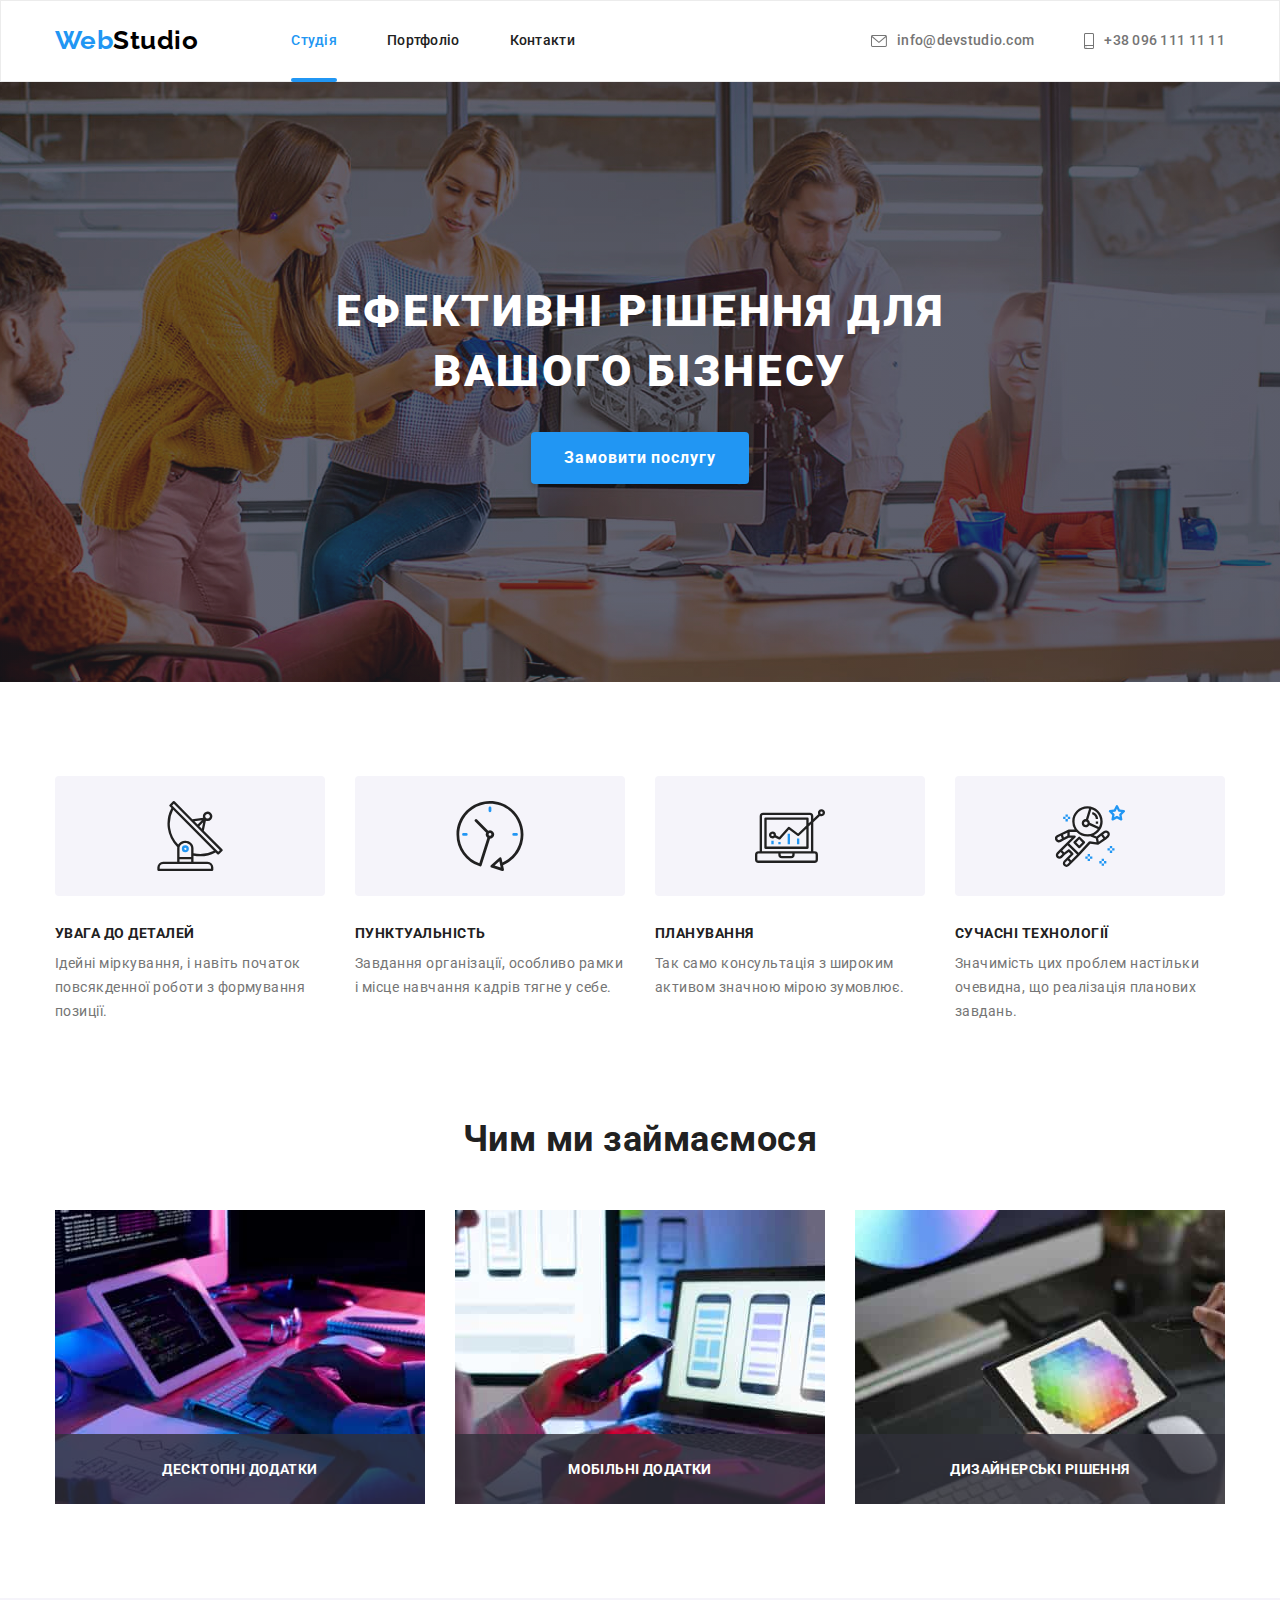
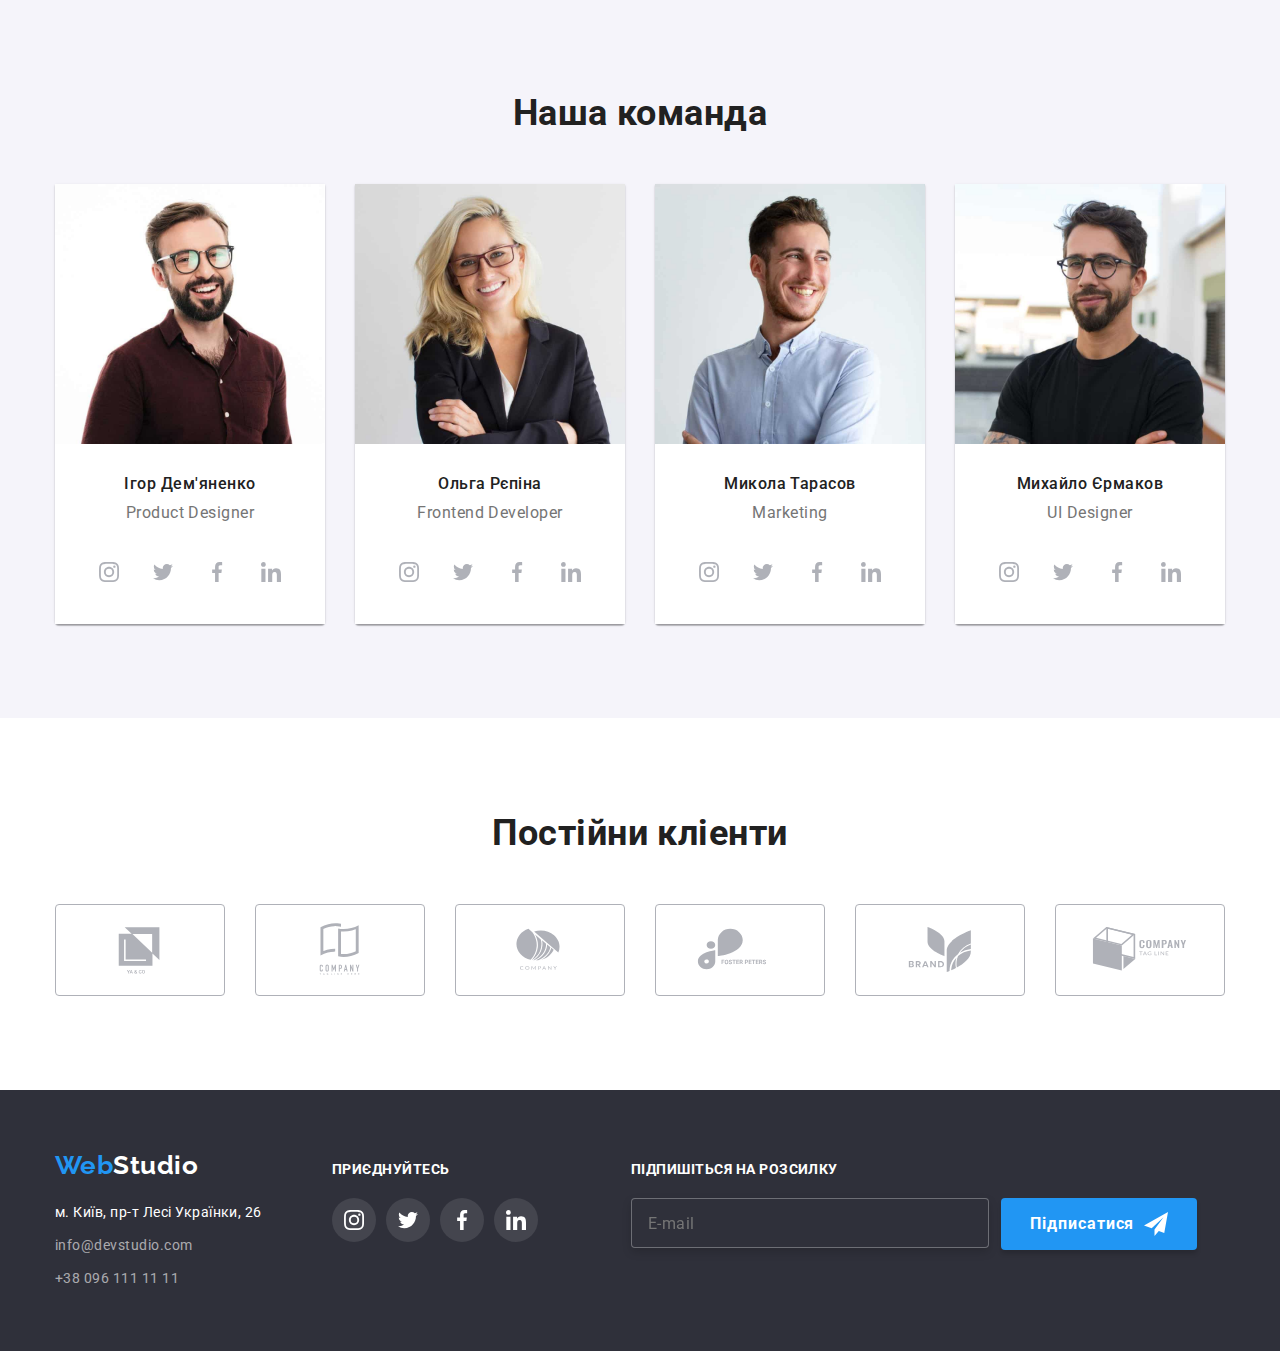
<file: index.html>
<!DOCTYPE html>
<html lang="uk">
  <head>
    <meta charset="UTF-8" />
    <meta http-equiv="X-UA-Compatible" content="IE=edge" />
    <meta name="viewport" content="width=device-width, initial-scale=1.0" />
    <title>Document</title>
    <link
      href="https://fonts.googleapis.com/css2?family=Raleway:ital,wght@0,700;1,700&family=Roboto:ital,wght@0,400;0,500;0,700;0,900;1,400;1,500;1,700;1,900&display=swap"
      rel="stylesheet"
    />
    <link
      rel="stylesheet"
      href="https://cdnjs.cloudflare.com/ajax/libs/modern-normalize/1.1.0/modern-normalize.min.css"
    />
    <link rel="stylesheet" href="./css/main.min.css" />
    <!-- <link rel="stylesheet" href="./css/styles.css" /> -->
  </head>
  <body class="page">
    <!--Шапка-->
    <header class="page-header"
      ><div class="page-header__container container">
        <nav class="navigation">
          <a class="logo page-header__logo link" href="./index.html"
            >Web<span class="logo__span--dark">Studio</span></a
          >
          <ul class="navigation__list list">
            <li class="navigation__item"
              ><a class="navigation__link navigation__link--current link" href="./index.html"
                >Студія</a
              ></li
            >
            <li class="navigation__item"
              ><a class="navigation__link link" href="./portfolio.html"> Портфоліо</a></li
            >
            <li class="navigation__item"
              ><a class="navigation__link link" href="#contacts">Контакти</a></li
            >
          </ul>
        </nav>
        <ul class="contact__list list">
          <li class="contact__item"
            ><a class="contact__link link" href="mailto:info@devstudio.com">
              <svg class="contact__icon" width="16" height="12">
                <use href="./images/icons.svg#envelope"></use>
              </svg>
              info@devstudio.com</a
            ></li
          >
          <li class="contact__item"
            ><a class="contact__link link" href="tel:+380961111111">
              <svg class="contact__icon" width="10" height="16">
                <use href="./images/icons.svg#smartphone"></use>
              </svg>
              +38 096 111 11 11</a
            ></li
          >
        </ul></div
      >
    </header>
    <!--Основна інформація-->
    <main>
      <!--Hero section-->
      <section class="hero"
        ><div class="container">
          <h1 class="hero__title">Ефективні рішення для вашого бізнесу</h1>
          <button class="btn hero__btn" type="button" data-modal-open>Замовити послугу</button></div
        >
      </section>
      <section class="benefits"
        ><div class="container">
          <!--Our benefits-->
          <h2 class="visually-hidden">Наші особливості</h2>
          <ul class="benefits__list list">
            <li class="benefits__item">
              <div class="benefits__box">
                <svg class="benefits__img">
                  <use href="./images/icons.svg#antenna"></use>
                </svg>
              </div>
              <h3 class="benefits__title">УВАГА ДО ДЕТАЛЕЙ</h3>
              <p class="benefits__desc"
                >Ідейні міркування, і навіть початок повсякденної роботи з формування позиції.</p
              >
            </li>
            <li class="benefits__item"
              ><div class="benefits__box">
                <svg class="benefits__img">
                  <use href="./images/icons.svg#clock"></use>
                </svg>
              </div>
              <h3 class="benefits__title">ПУНКТУАЛЬНІСТЬ</h3>
              <p class="benefits__desc"
                >Завдання організації, особливо рамки і місце навчання кадрів тягне у себе.</p
              >
            </li>
            <li class="benefits__item">
              <div class="benefits__box">
                <svg class="benefits__img">
                  <use href="./images/icons.svg#diagram"></use>
                </svg>
              </div>
              <h3 class="benefits__title">ПЛАНУВАННЯ</h3>
              <p class="benefits__desc"
                >Так само консультація з широким активом значною мірою зумовлює.</p
              >
            </li>
            <li class="benefits__item"
              ><div class="benefits__box">
                <svg class="benefits__img">
                  <use href="./images/icons.svg#astronaut"></use>
                </svg>
              </div>
              <h3 class="benefits__title">СУЧАСНІ ТЕХНОЛОГІЇ</h3>
              <p class="benefits__desc"
                >Значимість цих проблем настільки очевидна, що реалізація планових завдань.</p
              >
            </li>
          </ul></div
        >
      </section>
      <!-- Чим ми займаємося -->
      <section class="work"
        ><div class="container">
          <h2 class="work__title">Чим ми займаємося</h2>
          <ul class="work__list list">
            <li class="work__item"
              ><img
                class="work__img"
                src="./images/img1.jpg"
                alt="Программують за допомогю планшета та компьютера"
                width="370"
                height="294"
              />
              <p class="work__desc">Десктопні додатки</p></li
            >
            <li class="work__item"
              ><img
                class="work__img"
                src="./images/img2.jpg"
                alt="Ноутбук з мобильною версією сайту, у руках телефон"
                width="370"
                height="294"
              /><p class="work__desc">Мобільні додатки</p></li
            >
            <li class="work__item"
              ><img
                class="work__img"
                src="./images/img3.jpg"
                alt="Планшет у руках, на якому кольорова палітра"
                width="370"
                height="294"
              /><p class="work__desc">Дизайнерські рішення</p></li
            ></ul
          ></div
        >
      </section>
      <!-- Наша комманда -->
      <section class="team"
        ><div class="container">
          <h2 class="team__title">Наша команда</h2>
          <ul class="team__list list">
            <li class="team__item"
              ><img
                class="team__img"
                src="./images/images-kommanda/img1.jpg"
                alt="Ігор Дем'яненко"
                width="270"
                height="260" /><div class="team__box"
                ><h3 class="team__name">Ігор Дем'яненко</h3
                ><p class="team__desc" lang="en">Product Designer</p>
                <ul class="socials__list">
                  <li class="socials__item">
                    <a
                      class="socials__link"
                      href="https://www.instagram.com/"
                      target="_blank"
                      rel="noopener noreferrer"
                      aria-label="Instagram"
                    >
                      <svg class="socials__icon">
                        <use href="./images/icons.svg#instagram"></use>
                      </svg> </a
                  ></li>
                  <li class="socials__item">
                    <a
                      class="socials__link"
                      href="https://twitter.com/"
                      target="_blank"
                      rel="noopener noreferrer"
                      aria-label="Twitter"
                      ><svg class="socials__icon">
                        <use href="./images/icons.svg#twitter"></use></svg></a
                  ></li>
                  <li class="socials__item">
                    <a
                      class="socials__link"
                      href="https://www.facebook.com/"
                      target="_blank"
                      rel="noopener noreferrer"
                      aria-label="Facebook"
                      ><svg class="socials__icon">
                        <use href="./images/icons.svg#facebook"></use></svg></a
                  ></li>
                  <li class="socials__item">
                    <a
                      class="socials__link"
                      href="https://www.linkedin.com"
                      target="_blank"
                      rel="noopener noreferrer"
                      aria-label="LinkedIn"
                      ><svg class="socials__icon">
                        <use href="./images/icons.svg#linkedin"></use></svg></a
                  ></li> </ul></div
            ></li>
            <li class="team__item"
              ><img
                class="team__img"
                src="./images/images-kommanda/img2.jpg"
                alt="Ольга Рєпіна"
                width="270"
                height="260" /><div class="team__box"
                ><h3 class="team__name">Ольга Рєпіна</h3
                ><p class="team__desc" lang="en">Frontend Developer</p
                ><ul class="socials__list">
                  <li class="socials__item">
                    <a
                      class="socials__link"
                      href="https://www.instagram.com/"
                      target="_blank"
                      rel="noopener noreferrer"
                      aria-label="Instagram"
                    >
                      <svg class="socials__icon">
                        <use href="./images/icons.svg#instagram"></use>
                      </svg> </a
                  ></li>
                  <li class="socials__item">
                    <a
                      class="socials__link"
                      href="https://twitter.com/"
                      target="_blank"
                      rel="noopener noreferrer"
                      aria-label="Twitter"
                      ><svg class="socials__icon">
                        <use href="./images/icons.svg#twitter"></use></svg></a
                  ></li>
                  <li class="socials__item">
                    <a
                      class="socials__link"
                      href="https://www.facebook.com/"
                      target="_blank"
                      rel="noopener noreferrer"
                      aria-label="Facebook"
                      ><svg class="socials__icon">
                        <use href="./images/icons.svg#facebook"></use></svg></a
                  ></li>
                  <li class="socials__item">
                    <a
                      class="socials__link"
                      href="https://www.linkedin.com"
                      target="_blank"
                      rel="noopener noreferrer"
                      aria-label="LinkedIn"
                      ><svg class="socials__icon">
                        <use href="./images/icons.svg#linkedin"></use></svg></a
                  ></li> </ul></div
            ></li>
            <li class="team__item"
              ><img
                class="team__img"
                src="./images/images-kommanda/img3.jpg"
                alt="Микола Тарасов"
                width="270"
                height="260" /><div class="team__box"
                ><h3 class="team__name">Микола Тарасов</h3
                ><p class="team__desc" lang="en">Marketing</p
                ><ul class="socials__list">
                  <li class="socials__item">
                    <a
                      class="socials__link"
                      href="https://www.instagram.com/"
                      target="_blank"
                      rel="noopener noreferrer"
                      aria-label="Instagram"
                    >
                      <svg class="socials__icon">
                        <use href="./images/icons.svg#instagram"></use>
                      </svg> </a
                  ></li>
                  <li class="socials__item">
                    <a
                      class="socials__link"
                      href="https://twitter.com/"
                      target="_blank"
                      rel="noopener noreferrer"
                      aria-label="Twitter"
                      ><svg class="socials__icon">
                        <use href="./images/icons.svg#twitter"></use></svg></a
                  ></li>
                  <li class="socials__item">
                    <a
                      class="socials__link"
                      href="https://www.facebook.com/"
                      target="_blank"
                      rel="noopener noreferrer"
                      aria-label="Facebook"
                      ><svg class="socials__icon">
                        <use href="./images/icons.svg#facebook"></use></svg></a
                  ></li>
                  <li class="socials__item">
                    <a
                      class="socials__link"
                      href="https://www.linkedin.com"
                      target="_blank"
                      rel="noopener noreferrer"
                      aria-label="LinkedIn"
                      ><svg class="socials__icon">
                        <use href="./images/icons.svg#linkedin"></use></svg></a
                  ></li> </ul></div
            ></li>
            <li class="team__item"
              ><img
                class="team__img"
                src="./images/images-kommanda/img4.jpg"
                alt="Михайло Єрмаков"
                width="270"
                height="260" /><div class="team__box"
                ><h3 class="team__name">Михайло Єрмаков</h3
                ><p class="team__desc" lang="en">UI Designer</p
                ><ul class="socials__list">
                  <li class="socials__item">
                    <a
                      class="socials__link"
                      href="https://www.instagram.com/"
                      target="_blank"
                      rel="noopener noreferrer"
                      aria-label="Instagram"
                    >
                      <svg class="socials__icon">
                        <use href="./images/icons.svg#instagram"></use>
                      </svg> </a
                  ></li>
                  <li class="socials__item">
                    <a
                      class="socials__link"
                      href="https://twitter.com/"
                      target="_blank"
                      rel="noopener noreferrer"
                      aria-label="Twitter"
                      ><svg class="socials__icon">
                        <use href="./images/icons.svg#twitter"></use></svg></a
                  ></li>
                  <li class="socials__item">
                    <a
                      class="socials__link"
                      href="https://www.facebook.com/"
                      target="_blank"
                      rel="noopener noreferrer"
                      aria-label="Facebook"
                      ><svg class="socials__icon">
                        <use href="./images/icons.svg#facebook"></use></svg></a
                  ></li>
                  <li class="socials__item">
                    <a
                      class="socials__link"
                      href="https://www.linkedin.com"
                      target="_blank"
                      rel="noopener noreferrer"
                      aria-label="LinkedIn"
                      ><svg class="socials__icon">
                        <use href="./images/icons.svg#linkedin"></use></svg></a
                  ></li> </ul></div
            ></li> </ul
        ></div>
      </section>
      <!-- Clients -->
      <section class="clients"
        ><div class="container">
          <h2 class="clients__title">Постійни кліенти</h2>
          <ul class="clients__list">
            <li class="clients__item"
              ><a
                class="clients__link"
                href=""
                target="_blank"
                rel="noopener noreferrer"
                aria-label=""
                ><svg class="clients__icon">
                  <use href="./images/icons.svg#Logo1"></use></svg></a
            ></li>
            <li class="clients__item"
              ><a
                class="clients__link"
                href=""
                target="_blank"
                rel="noopener noreferrer"
                aria-label=""
                ><svg class="clients__icon">
                  <use href="./images/icons.svg#Logo2"></use></svg></a
            ></li>
            <li class="clients__item"
              ><a
                class="clients__link"
                href=""
                target="_blank"
                rel="noopener noreferrer"
                aria-label=""
                ><svg class="clients__icon">
                  <use href="./images/icons.svg#Logo3"></use></svg></a
            ></li>
            <li class="clients__item"
              ><a
                class="clients__link"
                href=""
                target="_blank"
                rel="noopener noreferrer"
                aria-label=""
                ><svg class="clients__icon">
                  <use href="./images/icons.svg#Logo4"></use></svg></a
            ></li>
            <li class="clients__item"
              ><a
                class="clients__link"
                href=""
                target="_blank"
                rel="noopener noreferrer"
                aria-label=""
                ><svg class="clients__icon">
                  <use href="./images/icons.svg#Logo5"></use></svg></a
            ></li>
            <li class="clients__item"
              ><a
                class="clients__link"
                href=""
                target="_blank"
                rel="noopener noreferrer"
                aria-label=""
                ><svg class="clients__icon">
                  <use href="./images/icons.svg#Logo6"></use></svg></a></li></ul></div
      ></section>
    </main>
    <!--footer-->
    <footer class="footer">
      <div class="container footer__container">
        <div class="footer__box"
          ><a class="logo footer__logo link" href="./index.html"
            >Web<span class="logo__span--white">Studio</span></a
          >
          <address class="adress" id="contacts">
            <ul class="adress__list"
              ><li class="adress__item">
                <a
                  class="adress__link link"
                  href="https://goo.gl/maps/P9MRE7Qx5uQHdHFFA"
                  target="_blank"
                  rel="noopener noreferrer"
                  >м. Київ, пр-т Лесі Українки, 26</a
                ></li
              >
              <li class="adress__item"
                ><a class="adress__link adress__link--contact link" href="mailto:info@devstudio.com"
                  >info@devstudio.com</a
                ></li
              >
              <li class="adress__item"
                ><a class="adress__link adress__link--contact link" href="tel:+380961111111"
                  >+38 096 111 11 11</a
                ></li
              >
            </ul>
          </address>
        </div>
        <div class="footer__box">
          <h3 class="footer__title">Приєднуйтесь</h3>
          <ul class="socials__list">
            <li class="socials__item">
              <a
                class="socials__link footer__socials__link"
                href="https://www.instagram.com/"
                target="_blank"
                rel="noopener noreferrer"
                aria-label="Instagram"
              >
                <svg class="socials__icon socials__icon--dark">
                  <use href="./images/icons.svg#instagram"></use>
                </svg> </a
            ></li>
            <li class="socials__item">
              <a
                class="socials__link footer__socials__link"
                href="https://twitter.com/"
                target="_blank"
                rel="noopener noreferrer"
                aria-label="Twitter"
                ><svg class="socials__icon socials__icon--dark">
                  <use href="./images/icons.svg#twitter"></use></svg></a
            ></li>
            <li class="socials__item">
              <a
                class="socials__link footer__socials__link"
                href="https://www.facebook.com/"
                target="_blank"
                rel="noopener noreferrer"
                aria-label="Facebook"
                ><svg class="socials__icon socials__icon--dark">
                  <use href="./images/icons.svg#facebook"></use></svg></a
            ></li>
            <li class="socials__item">
              <a
                class="socials__link footer__socials__link"
                href="https://www.linkedin.com"
                target="_blank"
                rel="noopener noreferrer"
                aria-label="LinkedIn"
                ><svg class="socials__icon socials__icon--dark">
                  <use href="./images/icons.svg#linkedin"></use></svg></a
            ></li>
          </ul>
        </div>
        <form class="subscribe-form">
          <h3 class="footer__title">Підпишіться на розсилку</h3>
          <div class="subscribe-form__group">
            <label class="subscribe-form__label">
              <input
                class="subscribe-form__input"
                type="email"
                name="subscribe"
                placeholder="E-mail"
            /></label>
            <button class="subscribe-form__btn btn" type="submit"
              >Підписатися
              <svg class="subscribe-form__icon" width="24" height="24">
                <use href="./images/icons.svg#subscribe-icon"></use>
              </svg>
            </button>
          </div>
        </form>
      </div>
    </footer>
    <div class="backdrop is-hidden" data-modal>
      <div class="modal">
        <button class="close-btn" type="button" data-modal-close>
          <svg class="close-btn__icon">
            <use href="./images/icons.svg#close-icon"></use>
          </svg>
        </button>
        <form class="callback-form">
          <strong class="callback-form__title">Залиште свої дані, ми вам передзвонимо</strong>
          <div class="callback-form__group" role="group">
            <label class="callback-form__field">
              <input
                class="callback-form__input"
                type="text"
                name="Name"
                required
                minlength="3"
                placeholder=" "
              />
              <svg class="callback-form__icon" width="18" height="18">
                <use href="./images/icons.svg#name-icon"></use></svg
              ><span class="callback-form__label">Ім'я</span>
            </label>
            <label class="callback-form__field">
              <input
                class="callback-form__input"
                type="tel"
                name="tel"
                required
                minlength="12"
                maxlength="12"
                placeholder=" "
              />
              <svg class="callback-form__icon" width="18" height="18">
                <use href="./images/icons.svg#phone-icon"></use></svg
              ><span class="callback-form__label">Телефон</span>
            </label>
            <label class="callback-form__field">
              <input
                class="callback-form__input"
                type="email"
                name="emeil"
                required
                minlength="3"
                placeholder=" "
              />
              <svg class="callback-form__icon" width="18" height="18">
                <use href="./images/icons.svg#email-icon"></use></svg
              ><span class="callback-form__label">Пошта</span>
            </label>
            <label class="callback-form__field">
              <textarea
                class="callback-form__massage"
                name="comment"
                required
                minlength="3"
                placeholder="Введіть коментар"
              ></textarea>
              <!-- <span class="callback-comment">Коментар</span> -->
            </label></div
          >
          <label class="agreement">
            <input
              class="agreement__checkbox visually-hidden"
              type="checkbox"
              name="agreement-checkbox"
              required
            />
            <svg class="agreement__checkbox-icons" width="16" height="15">
              <use class="agreement__icon-checked" href="./images/icons.svg#checked-icon"></use>
              <use class="agreement__icon-unchecked" href="./images/icons.svg#unchecked-icon"></use>
            </svg>
            <span class="agreement__desc">
              Погоджуюся з розсилкою та приймаю
              <a class="agreement__link" href="" target="_blank">Умови договору</a>
            </span>
          </label>
          <button class="callback-form__btn btn" type="submit">Відправити</button>
        </form>
      </div>
    </div>
    <script src="./js/modal.js"></script>
  </body>
</html>
</file>
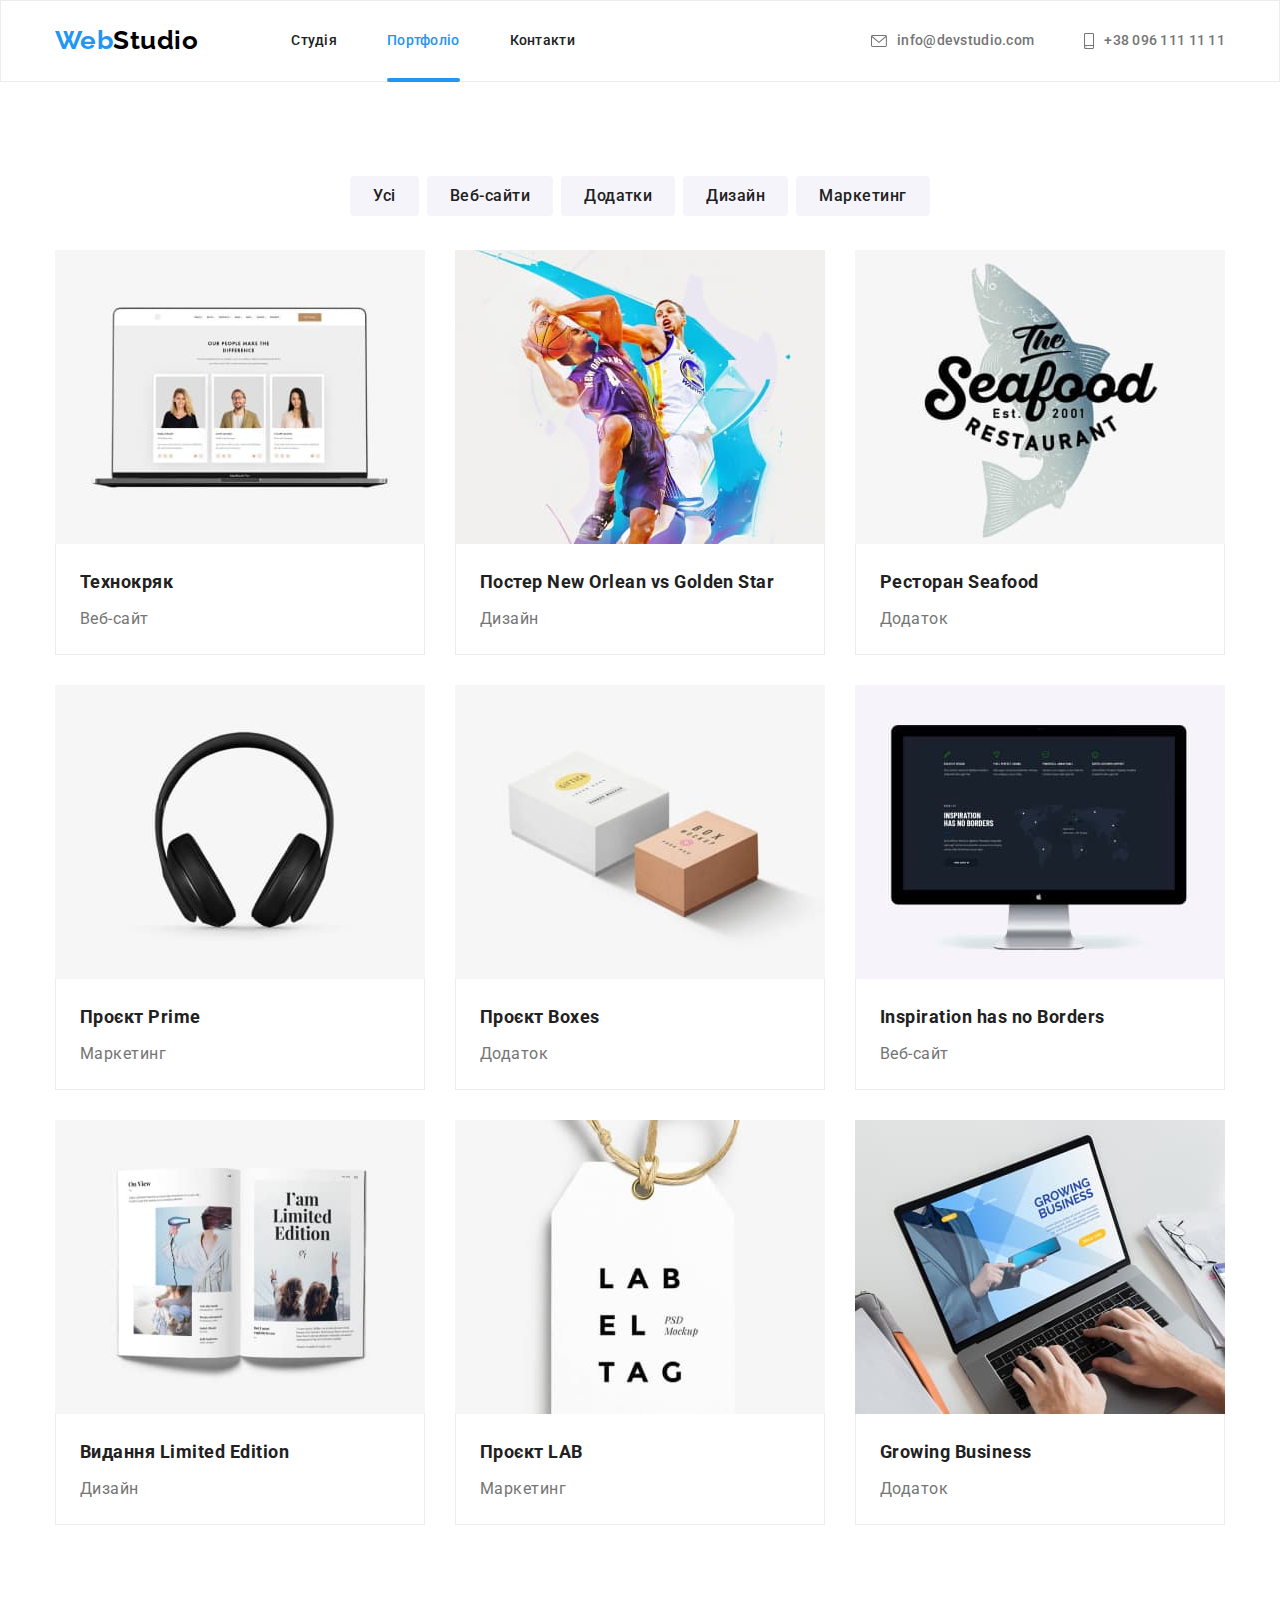
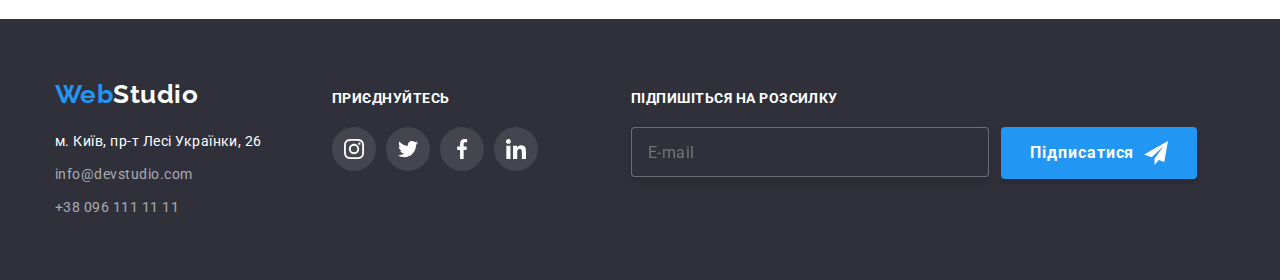
<file: portfolio.html>
<!DOCTYPE html>
<html lang="uk">
  <head>
    <meta charset="UTF-8" />
    <meta http-equiv="X-UA-Compatible" content="IE=edge" />
    <meta name="viewport" content="width=device-width, initial-scale=1.0" />
    <title>Document</title>
    <link
      href="https://fonts.googleapis.com/css2?family=Raleway:ital,wght@0,700;1,700&family=Roboto:ital,wght@0,400;0,500;0,700;0,900;1,400;1,500;1,700;1,900&display=swap"
      rel="stylesheet"
    />
    <link
      rel="stylesheet"
      href="https://cdnjs.cloudflare.com/ajax/libs/modern-normalize/1.1.0/modern-normalize.min.css"
    />
    <link rel="stylesheet" href="./css/main.min.css" />
    <!-- <link rel="stylesheet" href="./css/styles.css" /> -->
  </head>
  <body>
    <!--Шапка-->
    <header class="page-header"
      ><div class="container page-header__container">
        <nav class="navigation">
          <a class="logo page-header__logo link" href="./index.html"
            >Web<span class="logo__span--dark">Studio</span></a
          >
          <ul class="navigation__list list">
            <li class="navigation__item"
              ><a class="navigation__link link" href="./index.html">Студія</a></li
            >
            <li class="navigation__item"
              ><a class="navigation__link navigation__link--current link" href="./portfolio.html"
                >Портфоліо</a
              ></li
            >
            <li class="navigation__item"
              ><a class="navigation__link link" href="#contacts">Контакти</a></li
            >
          </ul>
        </nav>
        <ul class="contact__list list">
          <li class="contact__item"
            ><a class="contact__link link" href="mailto:info@devstudio.com">
              <svg class="contact__icon" width="16" height="12">
                <use href="./images/icons.svg#envelope"></use>
              </svg>
              info@devstudio.com</a
            ></li
          >
          <li class="contact__item"
            ><a class="contact__link link" href="tel:+380961111111">
              <svg class="contact__icon" width="10" height="16">
                <use href="./images/icons.svg#smartphone"></use>
              </svg>
              +38 096 111 11 11</a
            ></li
          >
        </ul></div
      >
    </header>
    <main>
      <section class="portfolio section">
        <!--Filter list-->
        <div class="container">
          <h2 class="visually-hidden">Список фильтрів</h2>
          <ul class="filter__list list">
            <li class="filter__item">
              <button class="btn filter__btn" type="button">Усі</button></li
            >
            <li class="filter__item"
              ><button class="btn filter__btn" type="button">Веб-сайти</button></li
            >
            <li class="filter__item"
              ><button class="btn filter__btn" type="button">Додатки</button></li
            >
            <li class="filter__item"
              ><button class="btn filter__btn" type="button">Дизайн</button></li
            >
            <li class="filter__item"
              ><button class="btn filter__btn" type="button">Маркетинг</button></li
            >
          </ul>
          <!-- Portfolio -->
          <ul class="portfolio__list list">
            <li class="portfolio__item">
              <a class="portfolio__link link" href=""
                ><div class="portfolio__box"
                  ><img
                    class="portfolio__img"
                    src="./images/images-portfolio/img2.1.jpg"
                    alt="Сторінка сайту на ноутбуці"
                    width="370"
                    height="294"
                  />
                  <p class="portfolio__text"
                    >Ресурс пропонує комплексні пропозиції з різним рівнем функціоналу та сервісів.
                    Все це дозволить відвідувачу отримати вичерпні відомості про компанію чи
                    приватну особу.</p
                  ></div
                ><div class="portfolio__underimg">
                  <h3 class="portfolio__title">Технокряк</h3>
                  <p class="portfolio__desc">Веб-сайт</p></div
                >
              </a></li
            ><li class="portfolio__item">
              <a class="portfolio__link link" href=""
                ><div class="portfolio__box"
                  ><img
                    class="portfolio__img"
                    src="./images/images-portfolio/imgimg2.2.jpg"
                    alt="Два гравця тягнуться до м'яча"
                    width="370"
                    height="294"
                  />
                  <p class="portfolio__text"
                    >Ресурс пропонує комплексні пропозиції з різним рівнем функціоналу та сервісів.
                    Все це дозволить відвідувачу отримати вичерпні відомості про компанію чи
                    приватну особу.</p
                  ></div
                >

                <div class="portfolio__underimg">
                  <h3 class="portfolio__title">Постер New Orlean vs Golden Star</h3>
                  <p class="portfolio__desc">Дизайн</p></div
                >
              </a></li
            ><li class="portfolio__item"
              ><a class="portfolio__link link" href=""
                ><div class="portfolio__box"
                  ><img
                    class="portfolio__img"
                    src="./images/images-portfolio/imgimg2.3.jpg"
                    alt="Логотип ресторану"
                    width="370"
                    height="294"
                  /><p class="portfolio__text"
                    >Ресурс пропонує комплексні пропозиції з різним рівнем функціоналу та сервісів.
                    Все це дозволить відвідувачу отримати вичерпні відомості про компанію чи
                    приватну особу.</p
                  ></div
                >

                <div class="portfolio__underimg">
                  <h3 class="portfolio__title">Ресторан Seafood</h3>
                  <p class="portfolio__desc">Додаток</p></div
                >
              </a></li
            ><li class="portfolio__item">
              <a class="portfolio__link link" href=""
                ><div class="portfolio__box"
                  ><img
                    class="portfolio__img"
                    src="./images/images-portfolio/imgimg2.4.jpg"
                    alt="Навушники"
                    width="370"
                    height="294"
                  /><p class="portfolio__text"
                    >Ресурс пропонує комплексні пропозиції з різним рівнем функціоналу та сервісів.
                    Все це дозволить відвідувачу отримати вичерпні відомості про компанію чи
                    приватну особу.</p
                  ></div
                >

                <div class="portfolio__underimg">
                  <h3 class="portfolio__title">Проєкт Prime</h3>
                  <p class="portfolio__desc">Маркетинг</p></div
                >
              </a></li
            ><li class="portfolio__item"
              ><a class="portfolio__link link" href=""
                ><div class="portfolio__box"
                  ><img
                    class="portfolio__img"
                    src="./images/images-portfolio/imgimg2.5.jpg"
                    alt="Дві коробки"
                    width="370"
                    height="294"
                  /><p class="portfolio__text"
                    >Ресурс пропонує комплексні пропозиції з різним рівнем функціоналу та сервісів.
                    Все це дозволить відвідувачу отримати вичерпні відомості про компанію чи
                    приватну особу.</p
                  ></div
                >

                <div class="portfolio__underimg">
                  <h3 class="portfolio__title">Проєкт Boxes</h3>
                  <p class="portfolio__desc">Додаток</p></div
                >
              </a></li
            ><li class="portfolio__item"
              ><a class="portfolio__link link" href=""
                ><div class="portfolio__box"
                  ><img
                    class="portfolio__img"
                    src="./images/images-portfolio/imgimg2.6.jpg"
                    alt="Монітор компьютера"
                    width="370"
                    height="294"
                  /><p class="portfolio__text"
                    >Ресурс пропонує комплексні пропозиції з різним рівнем функціоналу та сервісів.
                    Все це дозволить відвідувачу отримати вичерпні відомості про компанію чи
                    приватну особу.</p
                  ></div
                >

                <div class="portfolio__underimg">
                  <h3 class="portfolio__title">Inspiration has no Borders</h3>
                  <p class="portfolio__desc">Веб-сайт</p></div
                >
              </a></li
            ><li class="portfolio__item"
              ><a class="portfolio__link link" href=""
                ><div class="portfolio__box"
                  ><img
                    class="portfolio__img"
                    src="./images/images-portfolio/imgimg2.7.jpg"
                    alt="Відкрита книга"
                    width="370"
                    height="294"
                  /><p class="portfolio__text"
                    >Ресурс пропонує комплексні пропозиції з різним рівнем функціоналу та сервісів.
                    Все це дозволить відвідувачу отримати вичерпні відомості про компанію чи
                    приватну особу.</p
                  ></div
                >

                <div class="portfolio__underimg">
                  <h3 class="portfolio__title">Видання Limited Edition</h3>
                  <p class="portfolio__desc">Дизайн</p></div
                >
              </a></li
            ><li class="portfolio__item"
              ><a class="portfolio__link link" href=""
                ><div class="portfolio__box"
                  ><img
                    class="portfolio__img"
                    src="./images/images-portfolio/imgimg2.8.jpg"
                    alt="Ярлик на мотузці з логотипом"
                    width="370"
                    height="294"
                  /><p class="portfolio__text"
                    >Ресурс пропонує комплексні пропозиції з різним рівнем функціоналу та сервісів.
                    Все це дозволить відвідувачу отримати вичерпні відомості про компанію чи
                    приватну особу.</p
                  ></div
                >

                <div class="portfolio__underimg">
                  <h3 class="portfolio__title">Проєкт LAB</h3>
                  <p class="portfolio__desc">Маркетинг</p></div
                >
              </a></li
            ><li class="portfolio__item"
              ><a class="portfolio__link link" href=""
                ><div class="portfolio__box"
                  ><img
                    class="portfolio__img"
                    src="./images/images-portfolio/imgimg2.9.jpg"
                    alt="Ноутбук на робочому столі"
                    width="370"
                    height="294"
                  /><p class="portfolio__text"
                    >Ресурс пропонує комплексні пропозиції з різним рівнем функціоналу та сервісів.
                    Все це дозволить відвідувачу отримати вичерпні відомості про компанію чи
                    приватну особу.</p
                  ></div
                >
                <div class="portfolio__underimg">
                  <h3 class="portfolio__title">Growing Business</h3>
                  <p class="portfolio__desc">Додаток</p></div
                >
              </a></li
            ></ul
          >
        </div></section
      >
    </main>
    <!--Підвал-->
    <footer class="footer">
      <div class="container footer__container">
        <div class="footer__box"
          ><a class="logo footer__logo link" href="./index.html"
            >Web<span class="logo__span--white">Studio</span></a
          >
          <address class="adress" id="contacts">
            <ul class="adress__list"
              ><li class="adress__item">
                <a
                  class="adress__link link"
                  href="https://goo.gl/maps/P9MRE7Qx5uQHdHFFA"
                  target="_blank"
                  rel="noopener noreferrer"
                  >м. Київ, пр-т Лесі Українки, 26</a
                ></li
              >
              <li class="adress__item"
                ><a class="adress__link adress__link--contact link" href="mailto:info@devstudio.com"
                  >info@devstudio.com</a
                ></li
              >
              <li class="adress__item"
                ><a class="adress__link adress__link--contact link" href="tel:+380961111111"
                  >+38 096 111 11 11</a
                ></li
              >
            </ul>
          </address>
        </div>
        <div class="footer__box">
          <h3 class="footer__title">Приєднуйтесь</h3>
          <ul class="socials__list">
            <li class="socials__item">
              <a
                class="socials__link footer__socials__link"
                href="https://www.instagram.com/"
                target="_blank"
                rel="noopener noreferrer"
                aria-label="Instagram"
              >
                <svg class="socials__icon socials__icon--dark">
                  <use href="./images/icons.svg#instagram"></use>
                </svg> </a
            ></li>
            <li class="socials__item">
              <a
                class="socials__link footer__socials__link"
                href="https://twitter.com/"
                target="_blank"
                rel="noopener noreferrer"
                aria-label="Twitter"
                ><svg class="socials__icon socials__icon--dark">
                  <use href="./images/icons.svg#twitter"></use></svg></a
            ></li>
            <li class="socials__item">
              <a
                class="socials__link footer__socials__link"
                href="https://www.facebook.com/"
                target="_blank"
                rel="noopener noreferrer"
                aria-label="Facebook"
                ><svg class="socials__icon socials__icon--dark">
                  <use href="./images/icons.svg#facebook"></use></svg></a
            ></li>
            <li class="socials__item">
              <a
                class="socials__link footer__socials__link"
                href="https://www.linkedin.com"
                target="_blank"
                rel="noopener noreferrer"
                aria-label="LinkedIn"
                ><svg class="socials__icon socials__icon--dark">
                  <use href="./images/icons.svg#linkedin"></use></svg></a
            ></li>
          </ul>
        </div>
        <form class="subscribe-form">
          <h3 class="footer__title">Підпишіться на розсилку</h3>
          <div class="subscribe-form__group">
            <label class="subscribe-form__label">
              <input
                class="subscribe-form__input"
                type="email"
                name="subscribe"
                placeholder="E-mail"
            /></label>
            <button class="subscribe-form__btn btn" type="submit"
              >Підписатися
              <svg class="subscribe-form__icon" width="24" height="24">
                <use href="./images/icons.svg#subscribe-icon"></use>
              </svg>
            </button>
          </div>
        </form>
      </div>
    </footer>
  </body>
</html>
</file>
<file: css/styles.css>
/* body {
  background-color: #ffffff;
  color: #757575;
  font-style: normal;
  font-family: Roboto, sans-serif;
  letter-spacing: 0.03em;
} */
/* :root {
  --primery-text-color: #757575;
  --primery-accent-color: #2196f3;
  --primery-title-color: #212121;
  --primery-white-color: #ffffff;
  --logo-link-color: #afb1b8;
  --main-animation: 250ms cubic-bezier(0.4, 0, 0.2, 1);
} */
/* reset */
/* h1,
h2,
h3,
h4,
h5,
h6,
p {
  margin: 0;
} */
/* img {
  display: block;
  max-width: 100%;
  height: auto;
} */
/* .list {
  list-style: none;
  margin: 0;
  padding: 0;
}
.link {
  text-decoration: none;
  color: currentColor;
} */
/* .visually-hidden {
  position: absolute;
  width: 1px;
  height: 1px;
  margin: -1px;
  border: 0;
  padding: 0;
  white-space: nowrap;
  clip-path: inset(100%);
  clip: rect(0 0 0 0);
  overflow: hidden;
} */
/* .section {
  padding-top: 94px;
  padding-bottom: 94px;
} */
/* .container {
  width: 1200px;
  padding-left: 15px;
  padding-right: 15px;
  margin-left: auto;
  margin-right: auto;
} */
/**
  |============================
  | header
  |============================
*/
/* .page-header {
  border: 1px solid #ececec;
}
.page-header__container {
  display: flex;
  align-items: center;
} */

/* LOGO */

/* .logo {
  color: var(--primery-accent-color);
  font-family: 'Raleway';
  font-weight: 700;
  font-size: 26px;
  line-height: calc(31 / 26);
}
.page-header__logo {
  display: block;
  padding-top: 24px;
  padding-bottom: 25px;
}
.logo__span--dark {
  color: #000000;
} */
/* NAVIGATION */

/* 
.navigation {
  display: flex;
  align-items: center;
}
.navigation__list {
  display: flex;
  margin-left: 93px;
}
.navigation__item:not(:last-child) {
  margin-right: 50px;
}
.navigation__link {
  position: relative;

  display: block;
  padding-top: 32px;
  padding-bottom: 32px;

  color: var(--primery-title-color);
  font-weight: 500;
  font-size: 14px;
  line-height: calc(16 / 14);
  letter-spacing: 0.02em;
  transition: color var(--main-animation);
}
.navigation__link:hover,
.navigation__link:focus {
  color: var(--primery-accent-color);
}
.navigation__link--current {
  color: var(--primery-accent-color);
}
.navigation__link--current::after {
  content: '';

  position: absolute;
  left: 0;
  bottom: -1px;

  display: block;
  width: 100%;
  height: 4px;
  background-color: var(--primery-accent-color);
  border-radius: 2px;
} */

/* Contacts */
/* .contact__list {
  display: flex;
  margin-left: auto;
}
.contact__item + .contact__item {
  margin-left: 50px;
}
.contact__link {
  display: flex;
  padding-top: 32px;
  padding-bottom: 32px;
  gap: 10px;
  align-items: center;

  color: var(--primery-text-color);
  font-weight: 500;
  font-size: 14px;
  line-height: calc(16 / 14);
  letter-spacing: 0.02em;
  transition: color var(--main-animation);
}
.contact__link:hover,
.contact__link:focus {
  color: var(--primery-accent-color);
}
.contact__icon {
  fill: currentColor;
} */
/**
  |============================
  | main
  |============================
*/
/* Hero section */
/* .hero {
  height: 600px;
  max-width: 1600px;
  margin-left: auto;
  margin-right: auto;
  background-color: #c4c4c4;
  background-image: linear-gradient(to right, rgba(47, 48, 58, 0.4), rgba(47, 48, 58, 0.5)),
    url('../images/Heroimg.jpg');
  background-repeat: no-repeat;
  background-position: center;
  background-size: cover;
  padding-bottom: 200px;
  padding-top: 200px;
  margin-top: 0;
  margin-bottom: 0;
}
.hero__title {
  margin-top: 0;
  margin-left: auto;
  margin-right: auto;
  margin-bottom: 30px;

  color: #ffffff;
  font-weight: 900;
  font-size: 44px;
  line-height: calc(60 / 44);
  letter-spacing: 0.06em;
  text-transform: uppercase;
  text-align: center;
  width: 696px;
} */
/* Кнопки */
/* .btn {
  border-radius: 4px;
  border: 1px solid transparent;
  text-align: center;
  cursor: pointer;
  font-family: inherit;
  font-size: 16px;
  box-shadow: 0px 4px 4px rgba(0, 0, 0, 0.15);
  transition: color var(--main-animation), background-color var(--main-animation);
} */
/* .hero__btn {
    display: block;
    margin-left: auto;
    margin-right: auto;
    color: var(--primery-white-color);
    background-color: var(--primery-accent-color);
    font-weight: 700;
    line-height: calc(30 / 16);
    letter-spacing: 0.06em;
    padding: 10px 32px;
    min-width: 216px;
    box-shadow: 0px 4px 4px rgba(0, 0, 0, 0.15);
  }
  .hero__btn:hover,
  .hero__btn:focus,
  .hero__btn:active {
    color: var(--primery-title-color);
    background-color: #f5f4fa;
  } */
/* Our benefits */
/* .benefits__list {
  display: flex;
  align-items: center;
  align-items: flex-start;
}
.benefits__item {
  width: 270px;
}
.benefits__img {
  width: 70px;
  height: 70px;
}
.benefits__box {
  display: flex;
  justify-content: center;
  align-items: center;
  margin-bottom: 30px;
  height: 120px;
  background: #f5f4fa;
  border-radius: 4px;
}
.benefits__title {
  margin-bottom: 10px;
  color: var(--primery-title-color);
  font-size: 14px;
  line-height: calc(16 / 14);
  text-transform: uppercase;
}
.benefits__desc {
  font-size: 14px;
  line-height: calc(24 / 14);
}
.benefits__item:not(:last-child) {
  margin-right: 30px;
} */
/* Work section */
/* .work {
  padding-top: 0;
}
.work__title {
  margin-bottom: 50px;

  color: var(--primery-title-color);
  font-size: 36px;
  line-height: calc(42 / 36);
  text-align: center;
}
.work__list {
  display: flex;
}
.work__item {
  position: relative;
}
.work__item + .work__item {
  margin-left: 30px;
  align-items: center;
}
.work__item::before {
  display: inline-block;
  content: '';

  position: absolute;
  left: 0;
  bottom: 0;

  width: 100%;
  height: 70px;
  background-color: rgba(47, 48, 58, 0.8);
}
.work__desc {
  position: absolute;
  bottom: 27px;
  left: 50%;
  display: inline-block;
  content: '';
  transform: translate(-50%, 0);

  font-weight: 700;
  font-size: 14px;
  line-height: 16px;
  text-align: center;
  letter-spacing: 0.03em;
  text-transform: uppercase;
  color: var(--primery-white-color);
} */
/* Наша команда */
/* .team {
  background: #f5f4fa;
}
.team__title {
  margin-bottom: 50px;

  color: var(--primery-title-color);
  font-size: 36px;
  line-height: calc(42 / 36);
  text-align: center;
}
.team__list {
  display: flex;
}
.team__box {
  background-color: var(--primery-white-color);
  padding-top: 30px;
  padding-bottom: 30px;
}
.team__item {
  box-shadow: 0px 1px 3px rgba(0, 0, 0, 0.12), 0px 1px 1px rgba(0, 0, 0, 0.14),
    0px 2px 1px rgba(0, 0, 0, 0.2);
  border-radius: 0px 0px 4px 4px;
}
.team__item:not(:last-child) {
  margin-right: 30px;
  align-items: center;
}
.team__name {
  margin-bottom: 10px;
  color: var(--primery-title-color);
  font-weight: 500;
  font-size: 16px;
  line-height: calc(19 / 16);
  text-align: center;
}
.team__desc {
  line-height: calc(19 / 16);
  text-align: center;
  margin-bottom: 28px;
} */
/* Socials */
/* .socials__list {
  list-style: none;
  display: flex;
  gap: 10px;
  justify-content: center;
  padding-left: 0;
  margin: 0;
}
.socials__link {
  display: flex;
  justify-content: center;
  align-items: center;

  width: 44px;
  height: 44px;
  background-color: var(--primery-white-color);
  border-radius: 50%;
  transition: background-color var(--main-animation);
}
.socials__icon {
  width: 20px;
  height: 20px;
  fill: var(--logo-link-color);
  transition: fill var(--main-animation);
}
.socials__link:hover,
.socials__link:focus {
  background-color: var(--primery-accent-color);
}
.socials__link:hover .socials__icon,
.socials__link:focus .socials__icon {
  fill: var(--primery-white-color);
} */
/* Clients */
/* .clients__title {
  margin-bottom: 50px;

  color: var(--primery-title-color);
  font-size: 36px;
  line-height: calc(42 / 36);
  text-align: center;
}
.clients__list {
  display: flex;
  margin: 0;
  padding-left: 0;
  justify-content: center;
  gap: 30px;
  list-style: none;
}
.clients__link {
  display: flex;
  justify-content: center;
  align-items: center;

  width: 170px;
  height: 92px;
  border: 1px solid var(--logo-link-color);
  border-radius: 4px;
  transition: border var(--main-animation);
}
.clients__icon {
  width: 106px;
  height: 60px;
  fill: var(--logo-link-color);
  transition: fill var(--main-animation);
}
.clients__link:hover,
.clients__link:focus {
  border: 1px solid var(--primery-accent-color);
}
.clients__link:hover .clients__icon,
.clients__link:focus .clients__icon {
  fill: var(--primery-accent-color);
  cursor: pointer;
} */
/* Portfolio */
/* .filter__btn {
  padding: 6px 22px;
  color: var(--primery-title-color);
  background: #f5f4fa;
  font-weight: 500;
  line-height: calc(26 / 16);
  letter-spacing: 0.03em;
}
.filter__btn:hover,
.filter__btn:focus,
.filter__btn:active {
  color: var(--primery-white-color);
  background-color: var(--primery-accent-color);
  box-shadow: 0px 3px 1px rgba(0, 0, 0, 0.1), 0px 1px 2px rgba(0, 0, 0, 0.08),
    0px 2px 2px rgba(0, 0, 0, 0.12);
}
.filter__list {
  margin-bottom: 34px;
}
.filter__list {
  display: flex;
  justify-content: center;
}
.filter__item + .filter__item {
  margin-left: 8px;
} */
/* .potfolio__title {
  margin-bottom: 4px;

  color: var(--primery-title-color);
  font-size: 18px;
  line-height: calc(36 / 18);
}
.potfolio__desc {
  line-height: calc(30 / 16);
}
.potfolio__list {
  display: flex;
  flex-wrap: wrap;
  gap: 30px;
}
.potfolio__item {
  flex-basis: calc((100% - 60px) / 3);
}
.portfolio__link {
  display: block;
  transition: box-shadow var(--main-animation);
}
.portfolio__link:hover,
.portfolio__link:focus {
  box-shadow: 0px 1px 1px rgba(0, 0, 0, 0.12), 0px 4px 4px rgba(0, 0, 0, 0.06),
    1px 4px 6px rgba(0, 0, 0, 0.16);
}
.potfolio__underimg {
  padding: 20px 24px;
  border-left: 1px solid #ececec;
  border-right: 1px solid #ececec;
  border-bottom: 1px solid #ececec;
  width: 370px;
  height: 111px;
}
.portfolio__box {
  position: relative;
  overflow: hidden;
}
.potfolio__text {
  position: absolute;
  top: 0;
  left: 0;
  transform: translateY(100%);
  transition: transform var(--main-animation);

  display: inline-block;
  padding: 63px 24px;
  content: '';

  width: 100%;
  height: 100%;
  color: var(--primery-white-color);
  font-weight: 400;
  font-size: 18px;
  line-height: calc(28 / 18);
}
.portfolio__box::before {
  position: absolute;
  top: 0;
  left: 0;
  transform: translateY(100%);
  transition: transform var(--main-animation);
  display: inline-block;
  content: '';

  width: 100%;
  height: 100%;

  background-color: rgba(33, 150, 243, 0.9);
}
.portfolio__link:hover .portfolio__box::before,
.portfolio__link:hover .potfolio__text {
  transform: translateY(0);
}
.portfolio__link:focus .portfolio__box::before,
.portfolio__link:focus .potfolio__text {
  transform: translateY(0);
} */
/**
  |============================
  | Footer
  |============================
*/
/* footer {
  padding-top: 60px;
  padding-bottom: 60px;
  background-color: #2f303a;
}
.footer__container {
  display: flex;
  align-items: baseline;
  list-style: none;
}
.footer__box:nth-child(2) {
  margin-left: 70px;
}
.footer__logo {
  display: block;
  margin-bottom: 20px;
} */
/* .logo__span--white {
  color: var(--primery-white-color);
} */
/* .adress__link {
  color: var(--primery-white-color);
  font-style: normal;
  font-weight: 400;
  font-size: 14px;
  line-height: calc(24 / 14);
  text-decoration: none;
  transition: color var(--main-animation);
}
.adress__link:hover,
.adress__link:focus {
  color: var(--primery-accent-color);
}
.contact-adress__link {
  font-style: normal;
  font-weight: 400;
  font-size: 14px;
  line-height: calc(24 / 14);
  color: rgba(255, 255, 255, 0.6);
  transition: color var(--main-animation);
}
.contact-adress__link:hover,
.contact-adress__link:focus {
  color: var(--primery-accent-color);
}
.contact-adress__list > li {
  margin-bottom: 9px;
}
.contact-adress__list > li:last-child {
  margin-bottom: 0px;
} */
/* .footer__title {
  font-weight: 700;
  font-size: 14px;
  line-height: calc(16 / 14);
  text-transform: uppercase;
  color: var(--primery-white-color);
  margin-bottom: 20px;
}
.footer__socials__link {
  background-color: rgba(255, 255, 255, 0.1);
} */
/* .socials__icon--dark {
  width: 20px;
  height: 20px;
  fill: var(--primery-white-color);
} */
/**
  |============================
  | Modal window
  |============================
*/
/* .backdrop {
  position: fixed;
  left: 0px;
  top: 0px;

  width: 100%;
  height: 100%;

  background-color: rgba(0, 0, 0, 0.2);
  opacity: 1;
  transition: opacity var(--main-animation), visibility var(--main-animation);
} */
/* .backdrop.is-hidden {
  opacity: 0;
  pointer-events: none;
  visibility: hidden;
}
.backdrop.is-hidden .modal {
  transform: translate(-50%, -50%) scale(0.9);
  opacity: 1;
} */
/* .modal {
  position: absolute;
  top: 50%;
  left: 50%;
  padding: 40px;

  width: 528px;
  height: 581px;

  background-color: var(--primery-white-color);
  box-shadow: 0px 1px 3px rgba(0, 0, 0, 0.12), 0px 1px 1px rgba(0, 0, 0, 0.14),
    0px 2px 1px rgba(0, 0, 0, 0.2);
  border-radius: 4px;
  opacity: 1;
  transform: translate(-50%, -50%) scale(1);
  transition: transform var(--main-animation);
} */
/* .close-btn {
  position: absolute;
  right: 8px;
  top: 8px;
  display: flex;
  justify-content: center;
  align-items: center;

  width: 30px;
  height: 30px;
  padding: 0;

  background-color: var(--primery-white-color);
  border: 1px solid rgba(0, 0, 0, 0.1);
  border-radius: 50%;
  cursor: pointer;
}
.close-btn__icon {
  width: 18px;
  height: 18px;
  transition: fill var(--main-animation);
}
.close-btn:hover .close-btn__icon,
.close-btn:focus .close-btn__icon {
  fill: var(--primery-accent-color);
} */
/**
  |============================
  | Modal window form 
  |============================
*/
/* .callback-form__title {
  display: block;
  text-align: center;
  margin-bottom: 30px;

  color: var(--primery-title-color);
}
.callback-form__group {
  margin-bottom: 20px;
}
.callback-form__field {
  position: relative;
  display: block;
  margin-bottom: 28px;
}
.callback-form__label {
  display: block;
  position: absolute;
  top: 50%;
  left: 40px;
  transform: translateY(-50%);

  margin-bottom: 4px;

  font-size: 12px;
  line-height: calc(14 / 12);
  letter-spacing: 0.01em;
  transition: transform var(--main-animation);
}
.callback-form__icon:hover + .callback-form__label,
.callback-form__input:hover ~ .callback-form__label,
.callback-form__field:focus-within > .callback-form__label,
.callback-form__input:not(:placeholder-shown) ~ .callback-form__label {
  transform: translate(-28px, -38px);
}
.callback-form__label:hover {
  transform: translate(-28px, -38px);
}
.callback-form__input {
  display: block;
  position: relative;
  padding-left: 42px;
  padding-right: 42px;

  width: 448px;
  height: 40px;
  border: 1px solid rgba(33, 33, 33, 0.2);
  border-radius: 4px;
  transition: border var(--main-animation);
}
.callback-form__icon {
  position: absolute;
  bottom: 11px;
  left: 12px;

  transition: fill var(--main-animation);
}
.callback-form__input:focus ~ .callback-form__icon,
.callback-form__input:hover ~ .callback-form__icon,
.callback-form__icon:hover,
.callback-form__icon:focus {
  fill: var(--primery-accent-color);
}
.callback-form__input:focus,
.callback-form__input:hover,
.callback-form__massage:hover,
.callback-form__massage:focus {
  border-color: var(--primery-accent-color);
}
.callback-form__icon:hover .callback-form__input {
  border-color: var(--primery-accent-color);
}
.callback-form__massage {
  width: 448px;
  height: 120px;
  resize: none;
  padding: 12px 16px;

  border: 1px solid rgba(33, 33, 33, 0.2);
  border-radius: 4px;
  transition: border var(--main-animation);
}
.callback-form__massage::placeholder {
  font-size: 12px;
  line-height: calc(14 / 12);
  letter-spacing: 0.01em;
  color: rgba(117, 117, 117, 0.5);
} */
/* .agreement {
  display: flex;
  align-items: center;
  justify-content: center;
  gap: 8px;

  margin-bottom: 30px;
}
.agreement__desc {
  line-height: calc(24 / 14);
}
.agreement__link {
  color: var(--primery-accent-color);
}

.agreement__icon-checked {
  opacity: 0;
  fill: var(--primery-accent-color);
  transition: opacity var(--main-animation);
}
.agreement__checkbox-icons {
  transition: outline var(--main-animation);
}
.agreement__checkbox:checked + .agreement__checkbox-icons .agreement__icon-checked {
  opacity: 1;
}
.agreement__icon-unchecked {
  transition: opacity var(--main-animation);
}
.agreement__checkbox:checked + .agreement__checkbox-icons .agreement__icon-unchecked {
  opacity: 0;
}
.agreement__checkbox:focus + .agreement__checkbox-icons {
  outline: 2px solid rgb(22, 67, 190);
  outline-offset: 1px;
  border-radius: 2px;
}
.agreement__checkbox:hover + .agreement__checkbox-icons {
  outline: 1px solid var(--primery-accent-color);
  outline-offset: 1px;
  border-radius: 2px;
}
.agreement__desc {
  font-size: 14px;
  user-select: none;
} */
/* .callback-form__btn {
  display: block;
  margin: 0;
  margin-left: auto;
  margin-right: auto;
  width: 200px;
  height: 50px;

  text-align: center;
  font-weight: 700;
  line-height: 30px;
  letter-spacing: 0.06em;
  color: var(--primery-white-color);
  background: #2196f3;
  box-shadow: 0px 4px 4px rgba(0, 0, 0, 0.15);
}
.callback-form__btn:hover,
.callback-form__btn:focus,
.callback-form__btn:active {
  color: var(--primery-title-color);
  background-color: #f5f4fa;
} */
/**
  |============================
  | Subscribe-form
  |============================
*/
/* .subscribe-form {
  margin-left: 93px;
}
.subscribe-form__group {
  display: flex;
}
.subscribe-form__input {
  display: flex;
  width: 358px;
  height: 50px;
  padding-left: 16px;
  padding-right: 16px;
  margin-right: 12px;

  font-weight: 400;
  font-size: 16px;
  line-height: calc(20 / 16);
  letter-spacing: 0.03em;
  color: rgba(255, 255, 255, 0.6);
  border: 1px solid rgba(255, 255, 255, 0.3);
  filter: drop-shadow(0px 4px 4px rgba(0, 0, 0, 0.15));
  border-radius: 4px;
  background-color: #2f303a;
  transition: border-color var(--main-animation);
}
.subscribe-form__btn {
  display: flex;
  align-items: center;
  margin: 0;
  padding: 0;
  padding-left: 28px;
  padding-right: 28px;
  padding-top: 10px;
  padding-bottom: 10px;

  text-align: left;
  font-weight: 700;
  line-height: 30px;
  letter-spacing: 0.06em;
  box-shadow: 0px 4px 4px rgba(0, 0, 0, 0.15);
  color: var(--primery-white-color);
  background: #2196f3;
}
.subscribe-form__btn:hover,
.subscribe-form__btn:focus,
.subscribe-form__btn:active {
  color: var(--primery-title-color);
  background-color: #f5f4fa;
}
.subscribe-form__icon {
  margin-left: 10px;
  fill: var(--primery-white-color);
  transition: fill var(--main-animation);
}
.subscribe-form__btn:hover .subscribe-form__icon,
.subscribe-form__btn:focus .subscribe-form__icon {
  fill: var(--primery-accent-color);
}
.subscribe-form__input:hover,
.subscribe-form__input:focus {
  border-color: var(--primery-white-color);
} */
</file>
<file: css/main.min.css>
:root{--primery-text-color: #757575;--primery-accent-color: #2196f3;--primery-title-color: #212121;--primery-white-color: #ffffff;--logo-link-color: #afb1b8;--main-animation: 250ms cubic-bezier(0.4, 0, 0.2, 1)}.visually-hidden{position:absolute;width:1px;height:1px;margin:-1px;border:0;padding:0;white-space:nowrap;-webkit-clip-path:inset(100%);clip-path:inset(100%);clip:rect(0 0 0 0);overflow:hidden}.adress__list{list-style:none;margin:0;padding:0}.adress__link{text-decoration:none;color:currentColor}h1,h2,h3,h4,h5,h6,p{margin:0}.list{list-style:none;margin:0;padding:0}.link{text-decoration:none;color:currentColor}body{background-color:#fff;color:#757575;font-style:normal;font-family:Roboto,sans-serif;letter-spacing:.03em}img{display:block;max-width:100%;height:auto}.section{padding-top:94px;padding-bottom:94px}.container{width:1200px;padding-left:15px;padding-right:15px;margin-left:auto;margin-right:auto}.navigation{display:-webkit-box;display:-ms-flexbox;display:flex;-webkit-box-align:center;-ms-flex-align:center;align-items:center}.navigation__list{display:-webkit-box;display:-ms-flexbox;display:flex;margin-left:93px}.navigation__item:not(:last-child){margin-right:50px}.navigation__link{position:relative;display:block;padding-top:32px;padding-bottom:32px;color:var(--primery-title-color);font-weight:500;font-size:14px;line-height:1.14;letter-spacing:.02em;-webkit-transition:color var(--main-animation);transition:color var(--main-animation)}.navigation__link:hover,.navigation__link:focus{color:var(--primery-accent-color)}.navigation__link--current{color:var(--primery-accent-color)}.navigation__link--current::after{content:"";position:absolute;left:0;bottom:-1px;display:block;width:100%;height:4px;background-color:var(--primery-accent-color);border-radius:2px}.contact__list{display:-webkit-box;display:-ms-flexbox;display:flex;margin-left:auto}.contact__item+.contact__item{margin-left:50px}.contact__link{display:-webkit-box;display:-ms-flexbox;display:flex;padding-top:32px;padding-bottom:32px;gap:10px;-webkit-box-align:center;-ms-flex-align:center;align-items:center;color:var(--primery-text-color);font-weight:500;font-size:14px;line-height:1.14;letter-spacing:.02em;-webkit-transition:color var(--main-animation);transition:color var(--main-animation)}.contact__link:hover,.contact__link:focus{color:var(--primery-accent-color)}.contact__icon{fill:currentColor}.hero{height:600px;max-width:1600px;margin-left:auto;margin-right:auto;background-color:#c4c4c4;background-image:-webkit-gradient(linear, left top, right top, from(rgba(47, 48, 58, 0.4)), to(rgba(47, 48, 58, 0.5))),url("../images/Heroimg.jpg");background-image:linear-gradient(to right, rgba(47, 48, 58, 0.4), rgba(47, 48, 58, 0.5)),url("../images/Heroimg.jpg");background-repeat:no-repeat;background-position:center;background-size:cover;padding-bottom:200px;padding-top:200px;margin-top:0;margin-bottom:0}.hero__title{margin-top:0;margin-left:auto;margin-right:auto;margin-bottom:30px;color:#fff;font-weight:900;font-size:44px;line-height:1.36;letter-spacing:.06em;text-transform:uppercase;text-align:center;width:696px}.hero__btn{display:block;margin-left:auto;margin-right:auto;color:var(--primery-white-color);background-color:var(--primery-accent-color);font-weight:700;line-height:1.88;letter-spacing:.06em;padding:10px 32px;min-width:216px;-webkit-box-shadow:0px 4px 4px rgba(0,0,0,.15);box-shadow:0px 4px 4px rgba(0,0,0,.15)}.hero__btn:hover,.hero__btn:focus,.hero__btn:active{color:var(--primery-title-color);background-color:#f5f4fa}.benefits{padding-top:94px;padding-bottom:94px}.benefits__list{display:-webkit-box;display:-ms-flexbox;display:flex;-webkit-box-align:center;-ms-flex-align:center;align-items:center;-webkit-box-align:start;-ms-flex-align:start;align-items:flex-start}.benefits__item{width:270px}.benefits__img{width:70px;height:70px}.benefits__box{display:-webkit-box;display:-ms-flexbox;display:flex;-webkit-box-pack:center;-ms-flex-pack:center;justify-content:center;-webkit-box-align:center;-ms-flex-align:center;align-items:center;margin-bottom:30px;height:120px;background:#f5f4fa;border-radius:4px}.benefits__title{margin-bottom:10px;color:var(--primery-title-color);font-size:14px;line-height:1.14;text-transform:uppercase}.benefits__desc{font-size:14px;line-height:1.71}.benefits__item:not(:last-child){margin-right:30px}.work{padding-top:94px;padding-bottom:94px;padding-top:0}.work__title{margin-bottom:50px;color:var(--primery-title-color);font-size:36px;line-height:1.17;text-align:center}.work__list{display:-webkit-box;display:-ms-flexbox;display:flex}.work__item{position:relative}.work__item+.work__item{margin-left:30px;-webkit-box-align:center;-ms-flex-align:center;align-items:center}.work__item::before{display:inline-block;content:"";position:absolute;left:0;bottom:0;width:100%;height:70px;background-color:rgba(47,48,58,.8)}.work__desc{position:absolute;bottom:27px;left:50%;display:inline-block;content:"";-webkit-transform:translate(-50%, 0);transform:translate(-50%, 0);font-weight:700;font-size:14px;line-height:16px;text-align:center;letter-spacing:.03em;text-transform:uppercase;color:var(--primery-white-color)}.team{padding-top:94px;padding-bottom:94px;background:#f5f4fa}.team__title{margin-bottom:50px;color:var(--primery-title-color);font-size:36px;line-height:1.17;text-align:center}.team__list{display:-webkit-box;display:-ms-flexbox;display:flex}.team__box{background-color:var(--primery-white-color);padding-top:30px;padding-bottom:30px}.team__item{-webkit-box-shadow:0px 1px 3px rgba(0,0,0,.12),0px 1px 1px rgba(0,0,0,.14),0px 2px 1px rgba(0,0,0,.2);box-shadow:0px 1px 3px rgba(0,0,0,.12),0px 1px 1px rgba(0,0,0,.14),0px 2px 1px rgba(0,0,0,.2);border-radius:0px 0px 4px 4px}.team__item:not(:last-child){margin-right:30px;-webkit-box-align:center;-ms-flex-align:center;align-items:center}.team__name{margin-bottom:10px;color:var(--primery-title-color);font-weight:500;font-size:16px;line-height:1.19;text-align:center}.team__desc{line-height:1.19;text-align:center;margin-bottom:28px}.clients{padding-top:94px;padding-bottom:94px}.clients__title{margin-bottom:50px;color:var(--primery-title-color);font-size:36px;line-height:1.17;text-align:center}.clients__list{display:-webkit-box;display:-ms-flexbox;display:flex;margin:0;padding-left:0;-webkit-box-pack:center;-ms-flex-pack:center;justify-content:center;gap:30px;list-style:none}.clients__link{display:-webkit-box;display:-ms-flexbox;display:flex;-webkit-box-pack:center;-ms-flex-pack:center;justify-content:center;-webkit-box-align:center;-ms-flex-align:center;align-items:center;width:170px;height:92px;border:1px solid var(--logo-link-color);border-radius:4px;-webkit-transition:border var(--main-animation);transition:border var(--main-animation)}.clients__icon{width:106px;height:60px;fill:var(--logo-link-color);-webkit-transition:fill var(--main-animation);transition:fill var(--main-animation)}.clients__link:hover,.clients__link:focus{border:1px solid var(--primery-accent-color)}.clients__link:hover .clients__icon,.clients__link:focus .clients__icon{fill:var(--primery-accent-color);cursor:pointer}.portfolio__title{margin-bottom:4px;color:var(--primery-title-color);font-size:18px;line-height:2}.portfolio__desc{line-height:1.88}.portfolio__list{display:-webkit-box;display:-ms-flexbox;display:flex;-ms-flex-wrap:wrap;flex-wrap:wrap;gap:30px}.portfolio__item{-ms-flex-preferred-size:calc((100% - 60px)/3);flex-basis:calc((100% - 60px)/3)}.portfolio__link{display:block;-webkit-transition:-webkit-box-shadow var(--main-animation);transition:-webkit-box-shadow var(--main-animation);transition:box-shadow var(--main-animation);transition:box-shadow var(--main-animation), -webkit-box-shadow var(--main-animation)}.portfolio__link:hover,.portfolio__link:focus{-webkit-box-shadow:0px 1px 1px rgba(0,0,0,.12),0px 4px 4px rgba(0,0,0,.06),1px 4px 6px rgba(0,0,0,.16);box-shadow:0px 1px 1px rgba(0,0,0,.12),0px 4px 4px rgba(0,0,0,.06),1px 4px 6px rgba(0,0,0,.16)}.portfolio__underimg{padding:20px 24px;border-left:1px solid #ececec;border-right:1px solid #ececec;border-bottom:1px solid #ececec;width:370px;height:111px}.portfolio__box{position:relative;overflow:hidden}.portfolio__text{position:absolute;top:0;left:0;-webkit-transform:translateY(100%);transform:translateY(100%);-webkit-transition:-webkit-transform var(--main-animation);transition:-webkit-transform var(--main-animation);transition:transform var(--main-animation);transition:transform var(--main-animation), -webkit-transform var(--main-animation);display:inline-block;padding:63px 24px;content:"";width:100%;height:100%;color:var(--primery-white-color);font-weight:400;font-size:18px;line-height:1.56}.portfolio__box::before{position:absolute;top:0;left:0;-webkit-transform:translateY(100%);transform:translateY(100%);-webkit-transition:-webkit-transform var(--main-animation);transition:-webkit-transform var(--main-animation);transition:transform var(--main-animation);transition:transform var(--main-animation), -webkit-transform var(--main-animation);display:inline-block;content:"";width:100%;height:100%;background-color:rgba(33,150,243,.9)}.portfolio__link:hover .portfolio__box::before,.portfolio__link:hover .portfolio__text{-webkit-transform:translateY(0);transform:translateY(0)}.portfolio__link:focus .portfolio__box::before,.portfolio__link:focus .portfolio__text{-webkit-transform:translateY(0);transform:translateY(0)}.page-header{border:1px solid #ececec}.page-header__container{display:-webkit-box;display:-ms-flexbox;display:flex;-webkit-box-align:center;-ms-flex-align:center;align-items:center}.logo{color:var(--primery-accent-color);font-family:"Raleway";font-weight:700;font-size:26px;line-height:1.19}.logo__span--dark{color:#000}.logo__span--white{color:var(--primery-white-color)}.page-header__logo{display:block;padding-top:24px;padding-bottom:25px}.btn{border-radius:4px;border:1px solid rgba(0,0,0,0);text-align:center;cursor:pointer;font-family:inherit;font-size:16px;-webkit-transition:color var(--main-animation),background-color var(--main-animation);transition:color var(--main-animation),background-color var(--main-animation)}.socials__list{list-style:none;display:-webkit-box;display:-ms-flexbox;display:flex;gap:10px;-webkit-box-pack:center;-ms-flex-pack:center;justify-content:center;padding-left:0;margin:0}.socials__link{display:-webkit-box;display:-ms-flexbox;display:flex;-webkit-box-pack:center;-ms-flex-pack:center;justify-content:center;-webkit-box-align:center;-ms-flex-align:center;align-items:center;width:44px;height:44px;background-color:var(--primery-white-color);border-radius:50%;-webkit-transition:background-color var(--main-animation);transition:background-color var(--main-animation)}.socials__icon{width:20px;height:20px;fill:var(--logo-link-color);-webkit-transition:fill var(--main-animation);transition:fill var(--main-animation)}.socials__link:hover,.socials__link:focus{background-color:var(--primery-accent-color)}.socials__link:hover .socials__icon,.socials__link:focus .socials__icon{fill:var(--primery-white-color)}.socials__icon--dark{fill:var(--primery-white-color)}.footer{padding-top:60px;padding-bottom:60px;background-color:#2f303a}.footer__container{display:-webkit-box;display:-ms-flexbox;display:flex;-webkit-box-align:baseline;-ms-flex-align:baseline;align-items:baseline;list-style:none}.footer__box:nth-child(2){margin-left:70px}.footer__logo{display:block;margin-bottom:20px}.footer__title{font-weight:700;font-size:14px;line-height:1.14;text-transform:uppercase;color:var(--primery-white-color);margin-bottom:20px}.footer__socials__link{background-color:rgba(255,255,255,.1)}.adress__link{color:var(--primery-white-color);font-style:normal;font-weight:400;font-size:14px;line-height:1.71;-webkit-transition:color var(--main-animation);transition:color var(--main-animation)}.adress__link--contact{color:rgba(255,255,255,.6)}.adress__link:hover,.adress__link:focus{color:var(--primery-accent-color)}.adress__list>li{margin-bottom:9px}.adress__list>li:last-child{margin-bottom:0px}.backdrop{position:fixed;left:0px;top:0px;width:100%;height:100%;background-color:rgba(0,0,0,.2);opacity:1;-webkit-transition:opacity var(--main-animation),visibility var(--main-animation);transition:opacity var(--main-animation),visibility var(--main-animation)}.backdrop.is-hidden{opacity:0;pointer-events:none;visibility:hidden}.backdrop.is-hidden .modal{-webkit-transform:translate(-50%, -50%) scale(0.9);transform:translate(-50%, -50%) scale(0.9);opacity:1}.modal{position:absolute;top:50%;left:50%;padding:40px;width:528px;height:581px;background-color:var(--primery-white-color);-webkit-box-shadow:0px 1px 3px rgba(0,0,0,.12),0px 1px 1px rgba(0,0,0,.14),0px 2px 1px rgba(0,0,0,.2);box-shadow:0px 1px 3px rgba(0,0,0,.12),0px 1px 1px rgba(0,0,0,.14),0px 2px 1px rgba(0,0,0,.2);border-radius:4px;opacity:1;-webkit-transform:translate(-50%, -50%) scale(1);transform:translate(-50%, -50%) scale(1);-webkit-transition:-webkit-transform var(--main-animation);transition:-webkit-transform var(--main-animation);transition:transform var(--main-animation);transition:transform var(--main-animation), -webkit-transform var(--main-animation)}.close-btn{position:absolute;right:8px;top:8px;display:-webkit-box;display:-ms-flexbox;display:flex;-webkit-box-pack:center;-ms-flex-pack:center;justify-content:center;-webkit-box-align:center;-ms-flex-align:center;align-items:center;width:30px;height:30px;padding:0;background-color:var(--primery-white-color);border:1px solid rgba(0,0,0,.1);border-radius:50%;cursor:pointer}.close-btn__icon{width:18px;height:18px;-webkit-transition:fill var(--main-animation);transition:fill var(--main-animation)}.close-btn:hover .close-btn__icon,.close-btn:focus .close-btn__icon{fill:var(--primery-accent-color)}.callback-form__title{display:block;text-align:center;margin-bottom:30px;color:var(--primery-title-color)}.callback-form__group{margin-bottom:20px}.callback-form__field{position:relative;display:block;margin-bottom:28px}.callback-form__label{display:block;position:absolute;top:50%;left:40px;-webkit-transform:translateY(-50%);transform:translateY(-50%);margin-bottom:4px;font-size:12px;line-height:1.1666666667;letter-spacing:.01em;-webkit-transition:-webkit-transform var(--main-animation);transition:-webkit-transform var(--main-animation);transition:transform var(--main-animation);transition:transform var(--main-animation), -webkit-transform var(--main-animation)}.callback-form__input:not(:-moz-placeholder-shown)~.callback-form__label{transform:translate(-28px, -38px)}.callback-form__input:not(:-ms-input-placeholder)~.callback-form__label{transform:translate(-28px, -38px)}.callback-form__icon:hover+.callback-form__label,.callback-form__input:hover~.callback-form__label,.callback-form__field:focus-within>.callback-form__label,.callback-form__input:not(:placeholder-shown)~.callback-form__label{-webkit-transform:translate(-28px, -38px);transform:translate(-28px, -38px)}.callback-form__label:hover{-webkit-transform:translate(-28px, -38px);transform:translate(-28px, -38px)}.callback-form__input{display:block;position:relative;padding-left:42px;padding-right:42px;width:448px;height:40px;border:1px solid rgba(33,33,33,.2);border-radius:4px;-webkit-transition:border var(--main-animation);transition:border var(--main-animation)}.callback-form__icon{position:absolute;bottom:11px;left:12px;-webkit-transition:fill var(--main-animation);transition:fill var(--main-animation)}.callback-form__input:focus~.callback-form__icon,.callback-form__input:hover~.callback-form__icon,.callback-form__icon:hover,.callback-form__icon:focus{fill:var(--primery-accent-color)}.callback-form__input:focus,.callback-form__input:hover,.callback-form__massage:hover,.callback-form__massage:focus{border-color:var(--primery-accent-color)}.callback-form__icon:hover .callback-form__input{border-color:var(--primery-accent-color)}.callback-form__massage{width:448px;height:120px;resize:none;padding:12px 16px;border:1px solid rgba(33,33,33,.2);border-radius:4px;-webkit-transition:border var(--main-animation);transition:border var(--main-animation)}.callback-form__massage::-webkit-input-placeholder{font-size:12px;line-height:1.1666666667;letter-spacing:.01em;color:rgba(117,117,117,.5)}.callback-form__massage::-moz-placeholder{font-size:12px;line-height:1.1666666667;letter-spacing:.01em;color:rgba(117,117,117,.5)}.callback-form__massage:-ms-input-placeholder{font-size:12px;line-height:1.1666666667;letter-spacing:.01em;color:rgba(117,117,117,.5)}.callback-form__massage::-ms-input-placeholder{font-size:12px;line-height:1.1666666667;letter-spacing:.01em;color:rgba(117,117,117,.5)}.callback-form__massage::placeholder{font-size:12px;line-height:1.1666666667;letter-spacing:.01em;color:rgba(117,117,117,.5)}.callback-form__btn{display:block;margin:0;margin-left:auto;margin-right:auto;width:200px;height:50px;text-align:center;font-weight:700;line-height:30px;letter-spacing:.06em;color:var(--primery-white-color);background:#2196f3;-webkit-box-shadow:0px 4px 4px rgba(0,0,0,.15);box-shadow:0px 4px 4px rgba(0,0,0,.15)}.callback-form__btn:hover,.callback-form__btn:focus,.callback-form__btn:active{color:var(--primery-title-color);background-color:#f5f4fa}.agreement{display:-webkit-box;display:-ms-flexbox;display:flex;-webkit-box-align:center;-ms-flex-align:center;align-items:center;-webkit-box-pack:center;-ms-flex-pack:center;justify-content:center;gap:8px;margin-bottom:30px}.agreement__desc{line-height:1.7142857143}.agreement__link{color:var(--primery-accent-color)}.agreement__icon-checked{opacity:0;fill:var(--primery-accent-color);-webkit-transition:opacity var(--main-animation);transition:opacity var(--main-animation)}.agreement__checkbox-icons{-webkit-transition:outline var(--main-animation);transition:outline var(--main-animation)}.agreement__checkbox:checked+.agreement__checkbox-icons .agreement__icon-checked{opacity:1}.agreement__icon-unchecked{-webkit-transition:opacity var(--main-animation);transition:opacity var(--main-animation)}.agreement__checkbox:checked+.agreement__checkbox-icons .agreement__icon-unchecked{opacity:0}.agreement__checkbox:focus+.agreement__checkbox-icons{outline:2px solid #1643be;outline-offset:1px;border-radius:2px;-webkit-transition:none;transition:none}.agreement__checkbox:hover+.agreement__checkbox-icons{outline:1px solid var(--primery-accent-color);outline-offset:1px;border-radius:2px}.agreement__desc{font-size:14px;-webkit-user-select:none;-moz-user-select:none;-ms-user-select:none;user-select:none}.subscribe-form{margin-left:93px}.subscribe-form__group{display:-webkit-box;display:-ms-flexbox;display:flex}.subscribe-form__input{display:-webkit-box;display:-ms-flexbox;display:flex;width:358px;height:50px;padding-left:16px;padding-right:16px;margin-right:12px;font-weight:400;font-size:16px;line-height:1.25;letter-spacing:.03em;color:rgba(255,255,255,.6);border:1px solid rgba(255,255,255,.3);-webkit-filter:drop-shadow(0px 4px 4px rgba(0, 0, 0, 0.15));filter:drop-shadow(0px 4px 4px rgba(0, 0, 0, 0.15));border-radius:4px;background-color:#2f303a;-webkit-transition:border-color var(--main-animation);transition:border-color var(--main-animation)}.subscribe-form__btn{display:-webkit-box;display:-ms-flexbox;display:flex;-webkit-box-align:center;-ms-flex-align:center;align-items:center;margin:0;padding:0;padding-left:28px;padding-right:28px;padding-top:10px;padding-bottom:10px;text-align:left;font-weight:700;line-height:30px;letter-spacing:.06em;-webkit-box-shadow:0px 4px 4px rgba(0,0,0,.15);box-shadow:0px 4px 4px rgba(0,0,0,.15);color:var(--primery-white-color);background:#2196f3}.subscribe-form__btn:hover,.subscribe-form__btn:focus,.subscribe-form__btn:active{color:var(--primery-title-color);background-color:#f5f4fa}.subscribe-form__icon{margin-left:10px;fill:var(--primery-white-color);-webkit-transition:fill var(--main-animation);transition:fill var(--main-animation)}.subscribe-form__btn:hover .subscribe-form__icon,.subscribe-form__btn:focus .subscribe-form__icon{fill:var(--primery-accent-color)}.subscribe-form__input:hover,.subscribe-form__input:focus{border-color:var(--primery-white-color)}.filter__btn{padding:6px 22px;color:var(--primery-title-color);background:#f5f4fa;font-weight:500;line-height:1.63;letter-spacing:.03em}.filter__btn:hover,.filter__btn:focus,.filter__btn:active{color:var(--primery-white-color);background-color:var(--primery-accent-color);-webkit-box-shadow:0px 3px 1px rgba(0,0,0,.1),0px 1px 2px rgba(0,0,0,.08),0px 2px 2px rgba(0,0,0,.12);box-shadow:0px 3px 1px rgba(0,0,0,.1),0px 1px 2px rgba(0,0,0,.08),0px 2px 2px rgba(0,0,0,.12)}.filter__list{margin-bottom:34px}.filter__list{display:-webkit-box;display:-ms-flexbox;display:flex;-webkit-box-pack:center;-ms-flex-pack:center;justify-content:center}.filter__item+.filter__item{margin-left:8px}/*# sourceMappingURL=main.min.css.map */
</file>
